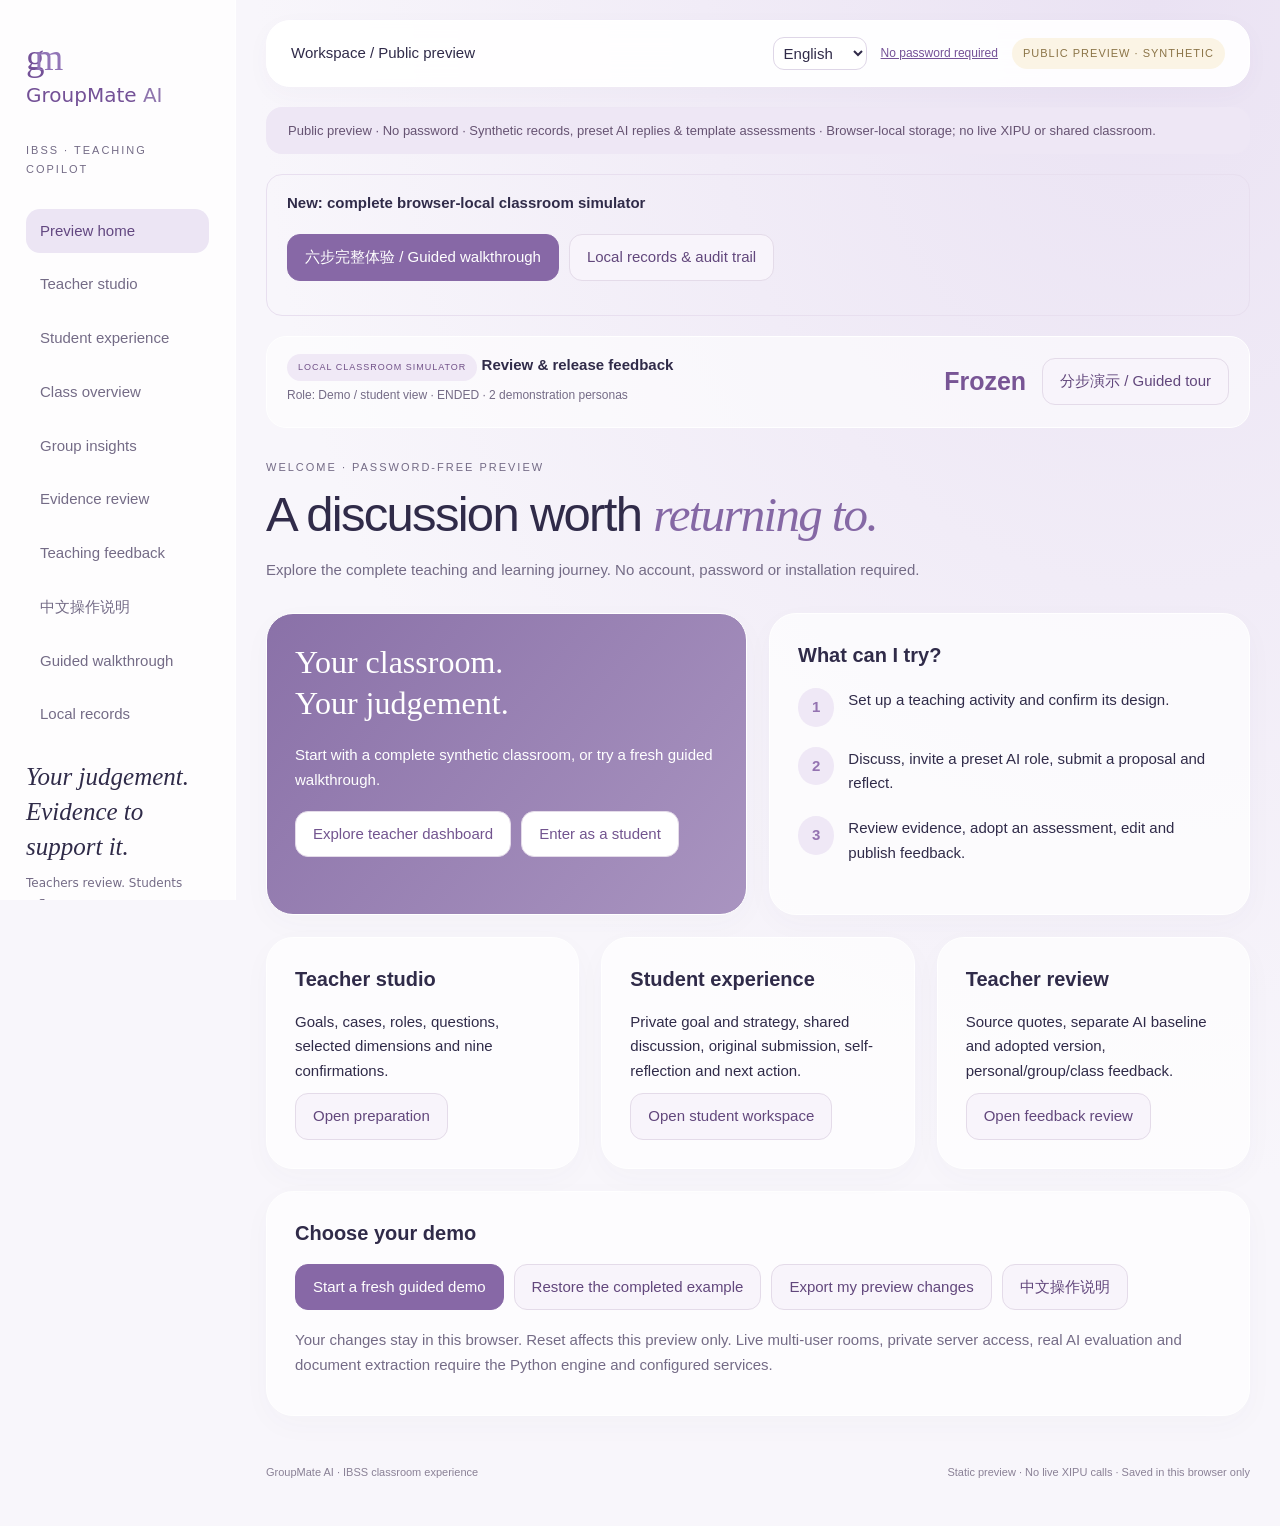
<file: index.html>
<!doctype html><html lang="en"><head><meta charset="utf-8"><meta name="viewport" content="width=device-width,initial-scale=1"><title>GroupMate AI · Classroom Preview</title><link rel="stylesheet" href="preview.css?v=4"><script src="preview.js?v=3" defer></script><script src="interactions.js?v=3" defer></script></head><body><aside><a class="brand" href="#home">g<span>m</span> <b>GroupMate <i>AI</i></b></a><p class="tiny">IBSS · TEACHING COPILOT</p><nav id="nav"></nav><div class="aside-note">Your judgement.<br>Evidence to support it.<p>Teachers review. Students reflect.<br>Original contributions stay intact.</p></div><a href="groupmate-engine-source.zip" download>Download engine source ↗</a></aside><div class="shell"><header><span id="crumb">Workspace / Preview</span><div><select id="lang" aria-label="Interface language"><option value="en">English</option><option value="zh">中文说明</option></select><a href="#home">No password required</a><span class="badge">PUBLIC PREVIEW · SYNTHETIC</span></div></header><div class="notice" id="disclosure"></div><main id="main"></main><footer>GroupMate AI · IBSS classroom experience <span>Static preview · No live XIPU calls · Saved in this browser only</span></footer></div><dialog id="edit-dialog"></dialog><div id="toast" role="status" aria-live="polite"></div></body></html>
</file>
<file: preview.css>
:root{--ink:#302b49;--muted:#746b86;--purple:#8261ac;--light:#f5f1fa;--teal:#498b83}*{box-sizing:border-box}body{margin:0;color:var(--ink);background:radial-gradient(ellipse at 90% 0,#eae2f3,transparent 55%),#f8f6fb;font:15px/1.65 -apple-system,BlinkMacSystemFont,'Segoe UI','PingFang SC',sans-serif}button,input,textarea,select{font:inherit}a{color:#745197}aside{position:fixed;inset:0 auto 0 0;width:236px;padding:36px 26px;background:#fffc;border-right:1px solid #fff;display:flex;flex-direction:column;gap:22px}.brand{font-size:37px;font-family:Georgia,serif;text-decoration:none;line-height:1.2}.brand>span{color:#9275b7;margin-left:-10px}.brand b{display:block;font:500 20px/1.5 system-ui}.brand i{font-style:normal;color:#8e74ad}.tiny,.eyebrow{font-size:11px;letter-spacing:2px;color:var(--muted);text-transform:uppercase}nav{display:grid;gap:9px}nav a{padding:10px 14px;text-decoration:none;color:var(--muted);border-radius:14px}nav a.active{background:#ece5f4;color:#624780}.aside-note{margin-top:auto;font:italic 25px/1.4 Georgia,serif}.aside-note p{font:12px/1.8 system-ui;color:var(--muted)}aside>a:last-child{font-size:12px}.shell{margin-left:236px;padding:20px 30px}header{position:sticky;top:10px;z-index:3;background:#ffffffed;backdrop-filter:blur(16px);border:1px solid white;border-radius:24px;display:flex;align-items:center;justify-content:space-between;gap:16px;padding:16px 24px;box-shadow:0 7px 25px #5d437108}header>div{display:flex;gap:14px;align-items:center}header a{font-size:12px}.badge,.pill{font-size:11px;letter-spacing:1px;border-radius:40px;background:#f0e9f6;color:#705087;padding:6px 11px;display:inline-block}.badge{background:#fbf4e5;color:#8b7447}.notice{background:#eee7f5;padding:13px 22px;border-radius:16px;margin:20px 0;font-size:13px;color:#665372}main{max-width:1320px;margin:auto;min-height:70vh}h1{font-size:clamp(30px,4vw,49px);font-weight:500;letter-spacing:-1.7px;line-height:1.15;margin:10px 0 15px}h1 em{font-family:Georgia,serif;font-weight:400;color:#8568a5}h2{font-size:20px;line-height:1.3;font-weight:550;margin:0 0 18px}h3{font-size:15px;margin:16px 0 8px}p{margin:9px 0}.subtitle,.muted{color:var(--muted)}.page-heading{margin:30px 0}.grid{display:grid;grid-template-columns:repeat(2,minmax(0,1fr));gap:22px}.three{grid-template-columns:repeat(3,minmax(0,1fr))}.card{border:1px solid #fff;background:#ffffffb8;border-radius:27px;padding:28px;box-shadow:0 9px 30px #58436907;margin-bottom:22px;min-width:0}.hero{background:linear-gradient(130deg,#8a71a8,#a994c0);color:white;min-height:245px}.hero h2{font:32px/1.3 Georgia,serif}.hero p{color:#fff}.hero .button{background:white;color:#72548f}.metric{font-size:42px;line-height:1.3;color:#7e5f9d}.actions{display:flex;flex-wrap:wrap;gap:10px;margin:18px 0}.button,button{border:1px solid #e4dbe9;border-radius:13px;padding:10px 17px;cursor:pointer;background:#f8f4fb;color:#62477c;text-decoration:none;display:inline-block;transition:background .15s}button:hover,.button:hover{background:#eee5f6}.primary{background:#8768a6;color:white;border-color:#8768a6}.primary:hover{background:#755593}.teal{background:#e2f1ed;color:#3d7e74}button:disabled{opacity:.45;cursor:default}label{display:block;color:#655b75;margin:12px 0}input,textarea,select{border:1px solid #ded6e7;border-radius:11px;padding:11px 13px;background:#fff;color:var(--ink);width:100%;margin-top:5px}textarea{resize:vertical;min-height:105px}header select{margin:0;padding:6px;width:auto}label.inline{display:flex;align-items:center;gap:10px}label.inline input{width:auto;margin:0}table{border-collapse:collapse;width:100%;text-align:left}th,td{padding:13px 9px;border-bottom:1px solid #eee6f4;vertical-align:top}th{font-size:12px;color:var(--muted);font-weight:500}.scroll{overflow:auto}blockquote{margin:16px 0;padding:16px 20px;border-left:3px solid #b29bca;background:#f6f1fa}.message{padding:15px 18px;margin:12px 0;background:#f8f5fc;border-radius:16px}.message.ai{background:#edf3f5}.message small{color:var(--muted)}.message p{white-space:pre-wrap}.report-body{white-space:pre-wrap}.report-body p{margin-bottom:18px}details{border-top:1px solid #eee5f5;padding:15px 0}summary{cursor:pointer;font-weight:500}.chips{display:flex;flex-wrap:wrap;gap:8px;margin:14px 0}.soft{background:#f7f3fa;padding:13px 18px;border-radius:14px;margin:12px 0}.step{display:flex;align-items:flex-start;gap:14px;margin:20px 0}.step b:first-child{color:#9473b1;background:#efe8f6;border-radius:50%;padding:7px 14px}.stat-grid{display:grid;grid-template-columns:repeat(3,1fr);gap:20px}.warning{background:#fff3dc;padding:13px 18px;border-radius:13px;color:#886931;font-size:13px}dialog{width:min(900px,94vw);max-height:90vh;overflow:auto;border:1px solid #fff;border-radius:26px;padding:30px;background:#faf7fd;color:var(--ink)}dialog::backdrop{background:#30233c55;backdrop-filter:blur(4px)}#toast{position:fixed;bottom:24px;left:50%;transform:translateX(-50%);background:#654c7e;color:white;padding:13px 22px;border-radius:15px;z-index:8;display:none;max-width:90vw}.diagram{width:100%;height:auto}.banner{margin:20px 0;padding:16px 20px;border:1px solid #e8dfef;border-radius:16px}.edit-note{font-size:13px;color:#8a6f31}footer{display:flex;justify-content:space-between;gap:20px;color:#8a8196;font-size:11px;padding:25px 0}.level{display:flex;gap:5px;align-items:center}.dot{height:12px;width:25px;background:#e9e2f1;border-radius:5px}.dot.on{background:#9273b0}button:focus-visible,a:focus-visible,input:focus-visible,textarea:focus-visible,select:focus-visible{outline:3px solid #ac95c4;outline-offset:3px}@media(max-width:1000px){aside{width:195px;padding:28px 18px}.shell{margin-left:195px;padding:16px}.three{grid-template-columns:1fr}.grid{gap:14px}.card{padding:22px}header{flex-wrap:wrap}.stat-grid{grid-template-columns:repeat(2,1fr)}}@media(max-width:700px){aside{position:static;width:auto;padding:18px;gap:10px}.brand{font-size:26px}.brand b{display:inline;margin-left:12px}.tiny,.aside-note,aside>a:last-child{display:none}nav{display:flex;overflow:auto;gap:5px}nav a{white-space:nowrap;padding:8px 12px;font-size:13px}.shell{margin-left:0;padding:12px}header{position:static;padding:14px;gap:8px}header>div{flex-wrap:wrap;gap:8px}.grid{grid-template-columns:1fr}.card{padding:22px;border-radius:20px}h1{font-size:34px}.stat-grid{grid-template-columns:1fr 1fr}footer{flex-direction:column}.badge{font-size:9px}.notice{padding:12px}dialog{padding:20px}}
.material-text{max-height:55vh;overflow:auto;padding:18px;background:#f3edf8;border-radius:14px;overflow-wrap:anywhere}.material-frame{width:100%;height:55vh;border:1px solid #e1d7eb;border-radius:12px}#materials article b{overflow-wrap:anywhere}#materials input[type=file]{max-width:100%}
.sim-status{display:flex;align-items:center;justify-content:space-between;gap:20px;margin:20px 0;padding:16px 20px;background:#fff9;border:1px solid #fff;border-radius:20px}.sim-status p{font-size:12px;color:var(--muted);margin:5px 0}.sim-status>div:last-child{display:flex;align-items:center;gap:16px}.sim-status strong{font-variant-numeric:tabular-nums;font-size:25px;color:#785595}.selected-source{border-left:3px solid #9171b1}.sim-status .pill{font-size:9px}#preview-import{display:none}@media(max-width:700px){.sim-status{flex-direction:column;align-items:stretch;gap:8px}.sim-status>div:last-child{justify-content:space-between}.sim-status .button{font-size:12px}}
aside{overflow-y:auto;overscroll-behavior:contain}aside nav,.aside-note{flex-shrink:0}
</file>
